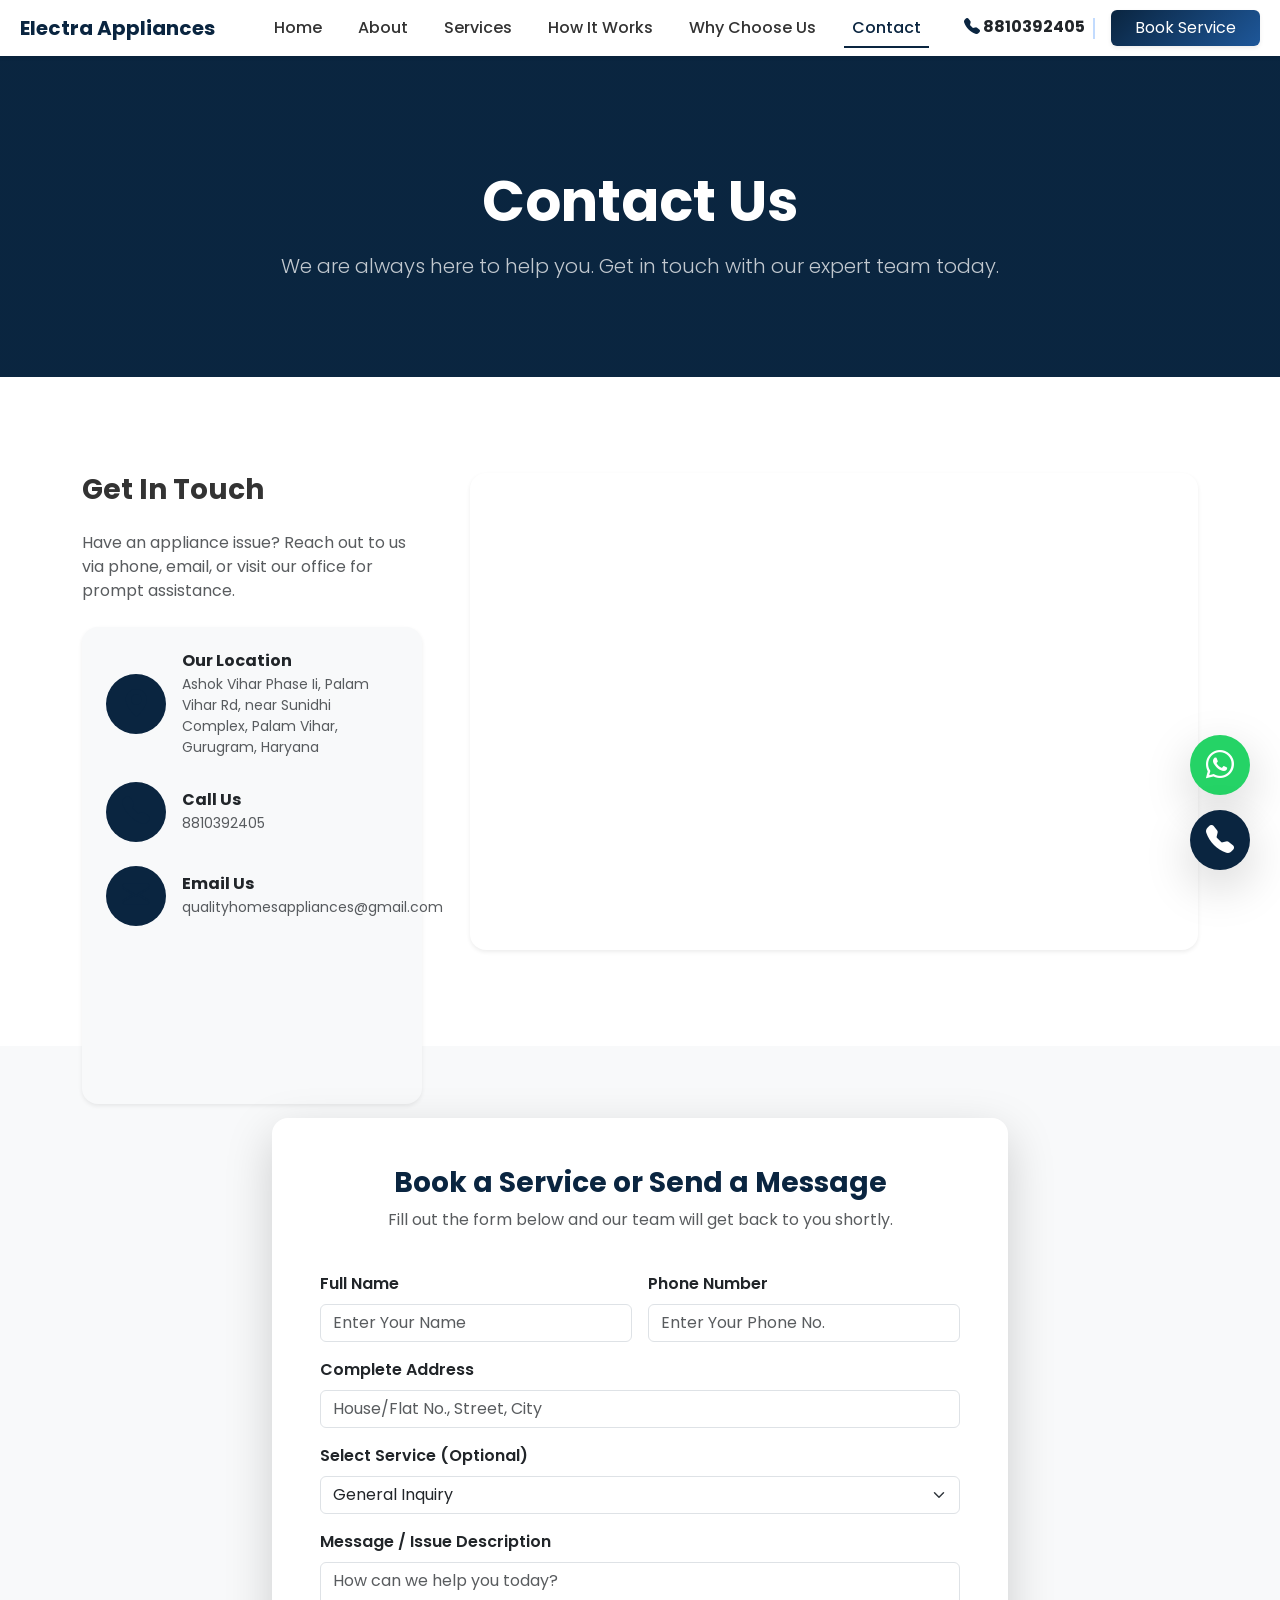
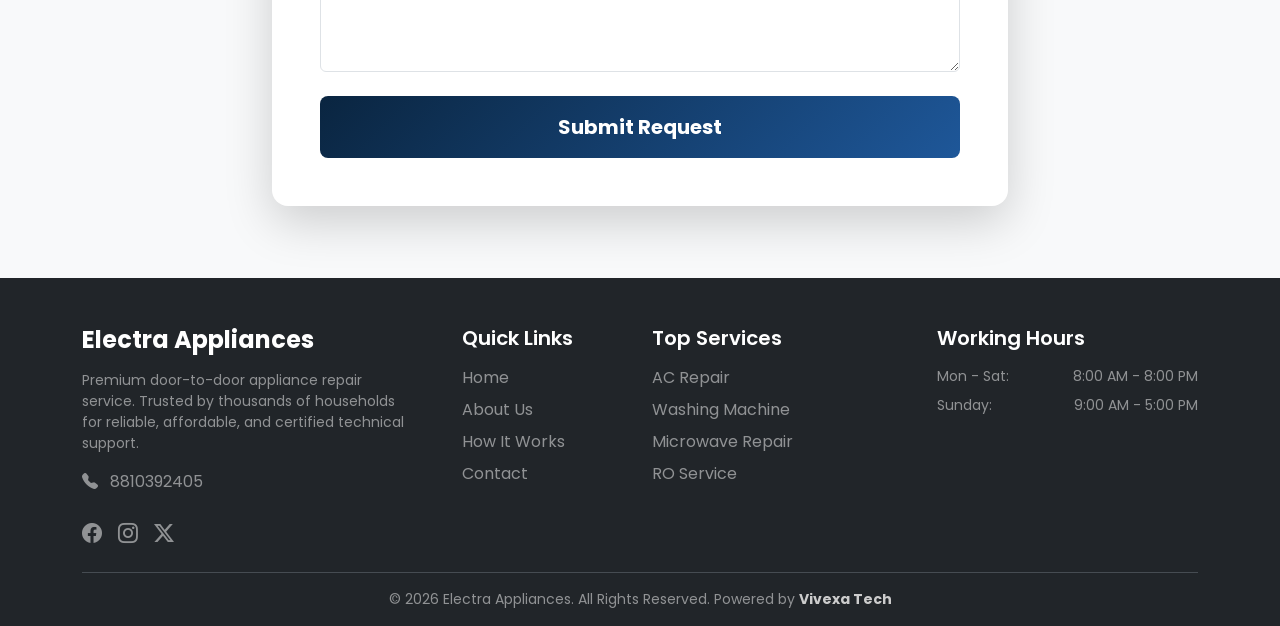
<file: contact.html>
<!DOCTYPE html>
<html lang="en">

<head>
    <meta charset="UTF-8">
    <meta name="viewport" content="width=device-width, initial-scale=1.0">
    <meta name="description"
        content="Contact Electra Appliances for expert home appliance repair in Gurugram. Call us, email us, or book a service online today.">
    <title>Contact Us | Electra Appliances</title>

    <link rel="icon" type="image/png" href="https://via.placeholder.com/32x32.png?text=VT">

    <link href="https://fonts.googleapis.com/css2?family=Poppins:wght@300;400;500;600;700&display=swap" rel="stylesheet">
    <link href="https://cdn.jsdelivr.net/npm/bootstrap@5.3.2/dist/css/bootstrap.min.css" rel="stylesheet">
    <link rel="stylesheet" href="https://cdn.jsdelivr.net/npm/bootstrap-icons@1.11.3/font/bootstrap-icons.min.css">
    <link href="https://unpkg.com/aos@2.3.1/dist/aos.css" rel="stylesheet">
    <link rel="stylesheet" href="style.css">
</head>

<body>

    <nav class="navbar navbar-expand-lg fixed-top bg-white shadow-sm" id="mainNav">
        <div class="container-fluid">
            <a class="navbar-brand fw-bold text-primary" href="https://www.electraappliances.in/">Electra Appliances</a>
            <button class="navbar-toggler" type="button" data-bs-toggle="collapse" data-bs-target="#navbarNav">
                <span class="navbar-toggler-icon"></span>
            </button>
            <div class="collapse navbar-collapse" id="navbarNav">
                <ul class="navbar-nav mx-auto">
                    <li class="nav-item"><a class="nav-link" href="https://www.electraappliances.in/">Home</a></li>
                    <li class="nav-item"><a class="nav-link" href="about">About</a></li>
                    <li class="nav-item"><a class="nav-link" href="services">Services</a></li>
                    <li class="nav-item"><a class="nav-link" href="https://www.electraappliances.in/#how-it-works">How It Works</a></li>
                    <li class="nav-item"><a class="nav-link" href="https://www.electraappliances.in/#why-us">Why Choose Us</a></li>
                    <li class="nav-item"><a class="nav-link active" href="contact">Contact</a></li>
                </ul>
                <div class="d-flex align-items-center gap-3">
                    <div
                        class="d-none d-lg-flex flex-column align-items-end pe-2 border-end border-2 border-primary border-opacity-25">
                        <a href="tel:+918810392405" class="fw-bold text-dark text-decoration-none lh-1 mb-1 fs-6">
                            <i class="bi bi-telephone-fill text-primary"></i> 8810392405
                        </a>
                    </div>
                    <a href="#booking" class="btn btn-gradient text-white shadow-sm px-4">Book Service</a>
                </div>
            </div>
        </div>
    </nav>

    <section class="bg-primary pt-5 pb-5 mt-5 position-relative" style="background: linear-gradient(rgba(10, 37, 64, 0.9), rgba(10, 37, 64, 0.9)), url('https://images.unsplash.com/photo-1581092921461-7031e4bf0e11?auto=format&fit=crop&w=1920&q=80') center/cover;">
        <div class="container py-5 text-center text-white mt-4" data-aos="fade-up">
            <h1 class="display-4 fw-bold mb-3">Contact Us</h1>
            <p class="lead opacity-75 mb-0">We are always here to help you. Get in touch with our expert team today.</p>
        </div>
    </section>

    <section class="py-5 bg-white">
        <div class="container py-5">
            <div class="row g-5">
                <div class="col-lg-4" data-aos="fade-right">
                    <h3 class="fw-bold mb-4">Get In Touch</h3>
                    <p class="text-muted mb-4">Have an appliance issue? Reach out to us via phone, email, or visit our office for prompt assistance.</p>
                    
                    <div class="card border-0 shadow-sm rounded-4 h-100 p-4 bg-accent">
                        <div class="d-flex align-items-center mb-4">
                            <div class="bg-primary bg-opacity-10 rounded-circle me-3 d-flex align-items-center justify-content-center flex-shrink-0" style="width: 60px; height: 60px;">
                                <i class="bi bi-geo-alt-fill text-primary fs-3"></i>
                            </div>
                            <div>
                                <h6 class="fw-bold mb-1">Our Location</h6>
                                <p class="text-muted small mb-0">Ashok Vihar Phase Ii, Palam Vihar Rd, near Sunidhi Complex, Palam Vihar, Gurugram, Haryana</p>
                            </div>
                        </div>

                        <div class="d-flex align-items-center mb-4">
                            <div class="bg-primary bg-opacity-10 rounded-circle me-3 d-flex align-items-center justify-content-center flex-shrink-0" style="width: 60px; height: 60px;">
                                <i class="bi bi-telephone-fill text-primary fs-3"></i>
                            </div>
                            <div>
                                <h6 class="fw-bold mb-1">Call Us</h6>
                                <p class="text-muted small mb-0"><a href="tel:+918810392405" class="text-decoration-none text-muted">8810392405</a></p>
                            </div>
                        </div>

                        <div class="d-flex align-items-center">
                            <div class="bg-primary bg-opacity-10 rounded-circle me-3 d-flex align-items-center justify-content-center flex-shrink-0" style="width: 60px; height: 60px;">
                                <i class="bi bi-envelope-fill text-primary fs-3"></i>
                            </div>
                            <div>
                                <h6 class="fw-bold mb-1">Email Us</h6>
                                <p class="text-muted small mb-0"><a href="mailto:qualityhomesappliances@gmail.com" class="text-decoration-none text-muted">qualityhomesappliances@gmail.com</a></p>
                            </div>
                        </div>
                    </div>
                </div>

                <div class="col-lg-8" data-aos="fade-left">
                    <div class="card border-0 shadow-sm rounded-4 overflow-hidden h-100">
                        <iframe
                            src="https://maps.google.com/maps?q=Ashok%20Vihar%20Phase%20Ii,%20Palam%20Vihar%20Rd,%20near%20Sunidhi%20Complex,%20Palam%20Vihar,%20Gurugram,%20Haryana&t=&z=13&ie=UTF8&iwloc=&output=embed"
                            width="100%" height="100%" style="border:0; min-height: 400px;" allowfullscreen=""
                            loading="lazy" referrerpolicy="no-referrer-when-downgrade"></iframe>
                    </div>
                </div>
            </div>
        </div>
    </section>

    <section id="booking-section" class="py-5 bg-accent">
        <div class="container py-4">
            <div class="row justify-content-center">
                <div class="col-lg-8">
                    <div class="card border-0 shadow-lg rounded-4 p-4 p-md-5" data-aos="zoom-in">
                        <div class="text-center mb-4">
                            <h3 class="fw-bold text-primary">Book a Service or Send a Message</h3>
                            <p class="text-muted">Fill out the form below and our team will get back to you shortly.</p>
                        </div>

                        <form id="bookingForm" novalidate>
                            <div class="row g-3">
                                <div class="col-md-6">
                                    <label for="fullName" class="form-label fw-semibold">Full Name</label>
                                    <input type="text" class="form-control" id="fullName" placeholder="Enter Your Name" required>
                                    <div class="invalid-feedback">Please enter your full name.</div>
                                </div>
                                <div class="col-md-6">
                                    <label for="phone" class="form-label fw-semibold">Phone Number</label>
                                    <input type="tel" class="form-control" id="phone" placeholder="Enter Your Phone No." required>
                                    <div class="invalid-feedback">Please enter a valid phone number.</div>
                                </div>
                                <div class="col-12">
                                    <label for="address" class="form-label fw-semibold">Complete Address</label>
                                    <input type="text" class="form-control" id="address" placeholder="House/Flat No., Street, City" required>
                                    <div class="invalid-feedback">Please enter your address.</div>
                                </div>
                                <div class="col-12">
                                    <label for="serviceType" class="form-label fw-semibold">Select Service (Optional)</label>
                                    <select class="form-select" id="serviceType">
                                        <option value="" selected>General Inquiry</option>
                                        <option value="AC Repair">Air Conditioner Repair</option>
                                        <option value="Washing Machine">Washing Machine Repair</option>
                                        <option value="Microwave">Microwave Repair</option>
                                        <option value="Geyser">Geyser Service</option>
                                        <option value="Chimney">Chimney Service</option>
                                        <option value="Fridge">Fridge Service</option>
                                        <option value="RO Service">Water Purifier (RO) Service</option>
                                    </select>
                                </div>
                                <div class="col-12">
                                    <label for="message" class="form-label fw-semibold">Message / Issue Description</label>
                                    <textarea class="form-control" id="message" rows="4" placeholder="How can we help you today?" required></textarea>
                                    <div class="invalid-feedback">Please provide a brief description.</div>
                                </div>
                                <div class="col-12 mt-4">
                                    <button type="submit" class="btn btn-gradient text-white w-100 py-3 fw-bold fs-5 rounded-3">Submit Request</button>
                                </div>
                            </div>
                        </form>
                    </div>
                </div>
            </div>
        </div>
    </section>

    <footer class="bg-dark text-white pt-5 pb-3">
        <div class="container">
            <div class="row g-4 mb-4">
                <div class="col-lg-4 col-md-6">
                    <h4 class="fw-bold text-white mb-3">Electra Appliances</h4>
                    <p class="text-white-50 small pe-lg-4">Premium door-to-door appliance repair service. Trusted by
                        thousands of households for reliable, affordable, and certified technical support.</p>

                    <div class="mt-3 text-white-50">
                        <p class="mb-1"><i class="bi bi-telephone-fill text-white-50 me-2"></i> <a
                                href="tel:+918810392405" class="text-white-50 text-decoration-none">8810392405</a></p>
                        </div>

                    <div class="d-flex gap-3 mt-4">
                        <a href="#" class="text-white-50 hover-white fs-5 transition"><i class="bi bi-facebook"></i></a>
                        <a href="#" class="text-white-50 hover-white fs-5 transition"><i
                                class="bi bi-instagram"></i></a>
                        <a href="#" class="text-white-50 hover-white fs-5 transition"><i
                                class="bi bi-twitter-x"></i></a>
                    </div>
                </div>
                <div class="col-lg-2 col-md-6">
                    <h5 class="fw-semibold mb-3">Quick Links</h5>
                    <ul class="list-unstyled footer-links">
                        <li><a href="https://www.electraappliances.in/">Home</a></li>
                        <li><a href="about">About Us</a></li>
                        <li><a href="https://www.electraappliances.in/#how-it-works">How It Works</a></li>
                        <li><a href="contact">Contact</a></li>
                    </ul>
                </div>
                <div class="col-lg-3 col-md-6">
                    <h5 class="fw-semibold mb-3">Top Services</h5>
                    <ul class="list-unstyled footer-links">
                        <li><a href="services">AC Repair</a></li>
                        <li><a href="services">Washing Machine</a></li>
                        <li><a href="services">Microwave Repair</a></li>
                        <li><a href="services">RO Service</a></li>
                    </ul>
                </div>
                <div class="col-lg-3 col-md-6">
                    <h5 class="fw-semibold mb-3">Working Hours</h5>
                    <ul class="list-unstyled text-white-50 small">
                        <li class="mb-2 d-flex justify-content-between"><span>Mon - Sat:</span> <span>8:00 AM - 8:00
                                PM</span></li>
                        <li class="mb-2 d-flex justify-content-between"><span>Sunday:</span> <span>9:00 AM - 5:00
                                PM</span></li>
                    </ul>
                </div>
            </div>
            <hr class="border-secondary opacity-50">
            <div class="text-center text-white-50 small mt-3">
                © <span id="currentYear"></span> Electra Appliances. All Rights Reserved. Powered by <a style="text-decoration: none; color: #ccc;" href="https://www.vivexatech.in/"> <strong>Vivexa Tech</strong>
            </div>
        </div>
    </footer>

    <div class="floating-contact">
        <a href="https://wa.me/918810392405?text=Hi,%20I%20need%20appliance%20repair%20service." target="_blank"
            class="float-btn whatsapp-btn shadow-lg" title="Chat on WhatsApp">
            <i class="bi bi-whatsapp"></i>
        </a>
        <a href="tel:+918810392405" class="float-btn call-btn shadow-lg" title="Call Us Now">
            <i class="bi bi-telephone-fill"></i>
        </a>
    </div>

    <script src="https://cdn.jsdelivr.net/npm/bootstrap@5.3.2/dist/js/bootstrap.bundle.min.js"></script>
    <script src="https://unpkg.com/aos@2.3.1/dist/aos.js"></script>
    <script src="script.js"></script>
</body>

</html>
</file>
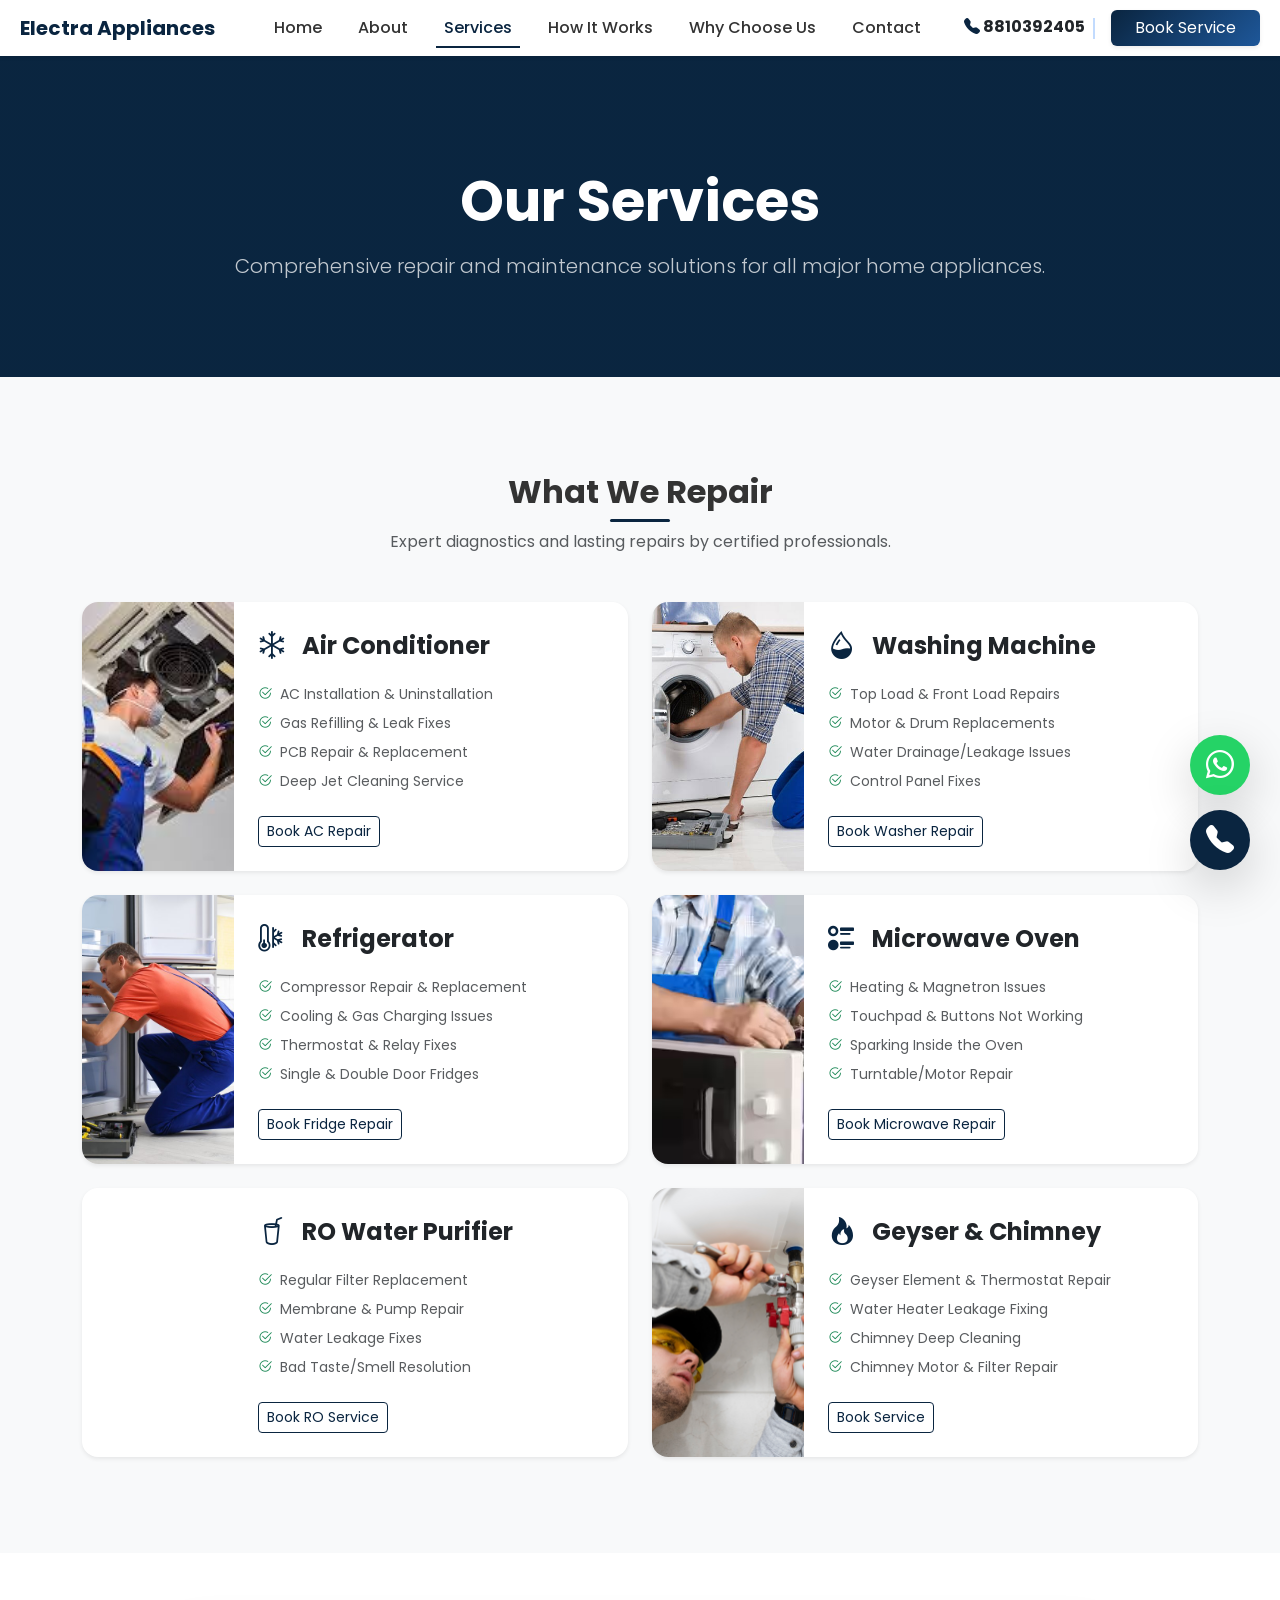
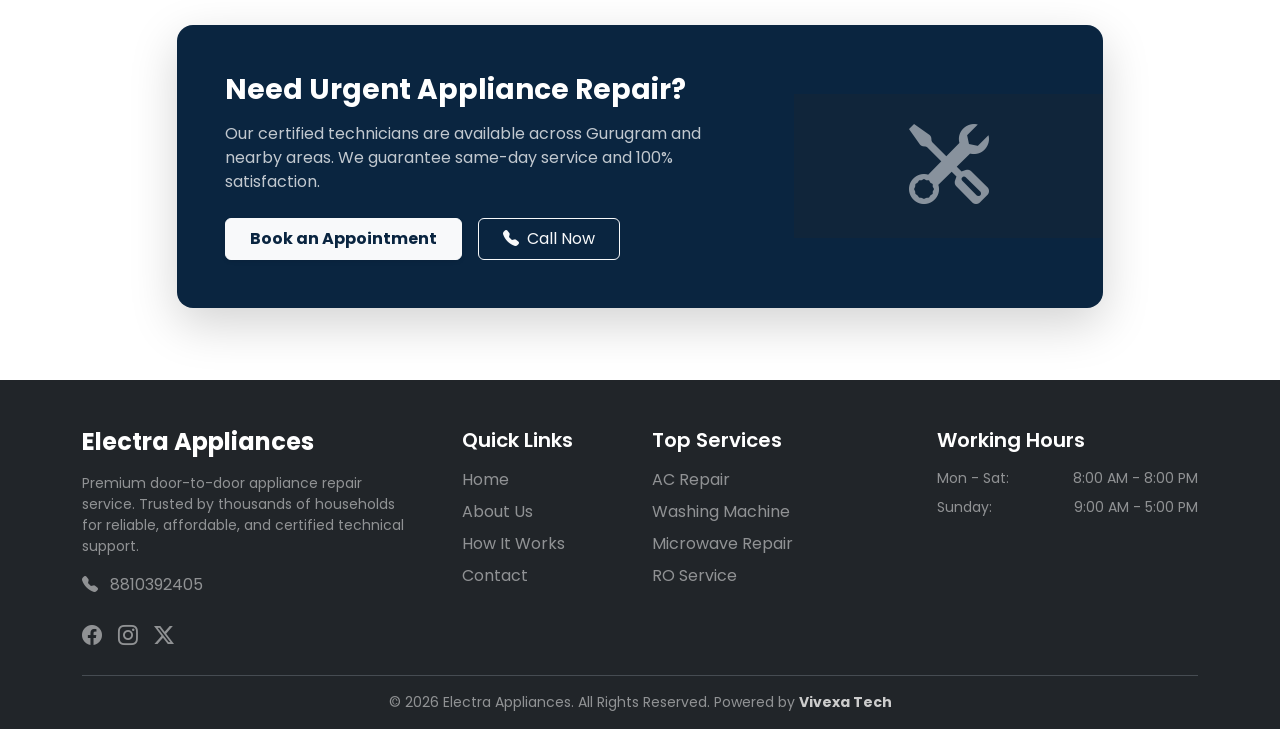
<file: services.html>
<!DOCTYPE html>
<html lang="en">

<head>
    <meta charset="UTF-8">
    <meta name="viewport" content="width=device-width, initial-scale=1.0">
    <meta name="description"
        content="Explore the full range of home appliance repair services offered by Electra Appliances. From ACs to Refrigerators, we fix it all.">
    <title>Our Services | Electra Appliances</title>

    <link rel="icon" type="image/png" href="https://via.placeholder.com/32x32.png?text=VT">

    <link href="https://fonts.googleapis.com/css2?family=Poppins:wght@300;400;500;600;700&display=swap" rel="stylesheet">
    <link href="https://cdn.jsdelivr.net/npm/bootstrap@5.3.2/dist/css/bootstrap.min.css" rel="stylesheet">
    <link rel="stylesheet" href="https://cdn.jsdelivr.net/npm/bootstrap-icons@1.11.3/font/bootstrap-icons.min.css">
    <link href="https://unpkg.com/aos@2.3.1/dist/aos.css" rel="stylesheet">
    <link rel="stylesheet" href="style.css">
</head>

<body>

    <nav class="navbar navbar-expand-lg fixed-top bg-white shadow-sm" id="mainNav">
        <div class="container-fluid">
            <a class="navbar-brand fw-bold text-primary" href="https://www.electraappliances.in/">Electra Appliances</a>
            <button class="navbar-toggler" type="button" data-bs-toggle="collapse" data-bs-target="#navbarNav">
                <span class="navbar-toggler-icon"></span>
            </button>
            <div class="collapse navbar-collapse" id="navbarNav">
                <ul class="navbar-nav mx-auto">
                    <li class="nav-item"><a class="nav-link" href="https://www.electraappliances.in/">Home</a></li>
                    <li class="nav-item"><a class="nav-link" href="about">About</a></li>
                    <li class="nav-item"><a class="nav-link active" href="services">Services</a></li>
                    <li class="nav-item"><a class="nav-link" href="https://www.electraappliances.in/#how-it-works">How It Works</a></li>
                    <li class="nav-item"><a class="nav-link" href="https://www.electraappliances.in/#why-us">Why Choose Us</a></li>
                    <li class="nav-item"><a class="nav-link" href="contact">Contact</a></li>
                </ul>
                <div class="d-flex align-items-center gap-3">
                    <div
                        class="d-none d-lg-flex flex-column align-items-end pe-2 border-end border-2 border-primary border-opacity-25">
                        <a href="tel:+918810392405" class="fw-bold text-dark text-decoration-none lh-1 mb-1 fs-6">
                            <i class="bi bi-telephone-fill text-primary"></i> 8810392405
                        </a>
                        
                    </div>
                    <a href="contact#booking-section" class="btn btn-gradient text-white shadow-sm px-4">Book Service</a>
                </div>
            </div>
        </div>
    </nav>

    <section class="bg-primary pt-5 pb-5 mt-5 position-relative" style="background: linear-gradient(rgba(10, 37, 64, 0.9), rgba(10, 37, 64, 0.9)), url('https://images.unsplash.com/photo-1581092921461-7031e4bf0e11?auto=format&fit=crop&w=1920&q=80') center/cover;">
        <div class="container py-5 text-center text-white mt-4" data-aos="fade-up">
            <h1 class="display-4 fw-bold mb-3">Our Services</h1>
            <p class="lead opacity-75 mb-0">Comprehensive repair and maintenance solutions for all major home appliances.</p>
        </div>
    </section>

    <section class="py-5 bg-accent">
        <div class="container py-5">
            <div class="text-center mb-5" data-aos="fade-up">
                <h2 class="fw-bold section-title">What We Repair</h2>
                <p class="text-muted">Expert diagnostics and lasting repairs by certified professionals.</p>
            </div>

            <div class="row g-4">
                <div class="col-lg-6" data-aos="fade-up" data-aos-delay="100">
                    <div class="card border-0 shadow-sm rounded-4 h-100 overflow-hidden d-flex flex-row">
                        <div class="w-40 d-none d-sm-block" style="background: url('assets/ac-repair.jpg') center/cover; min-height: 200px; width: 40%;"></div>
                        <div class="card-body p-4 w-100">
                            <div class="d-flex align-items-center mb-3">
                                <i class="bi bi-snow fs-3 text-primary me-3"></i>
                                <h4 class="fw-bold mb-0">Air Conditioner</h4>
                            </div>
                            <ul class="list-unstyled text-muted small mb-4">
                                <li class="mb-2"><i class="bi bi-check2-circle text-success me-2"></i>AC Installation & Uninstallation</li>
                                <li class="mb-2"><i class="bi bi-check2-circle text-success me-2"></i>Gas Refilling & Leak Fixes</li>
                                <li class="mb-2"><i class="bi bi-check2-circle text-success me-2"></i>PCB Repair & Replacement</li>
                                <li class="mb-2"><i class="bi bi-check2-circle text-success me-2"></i>Deep Jet Cleaning Service</li>
                            </ul>
                            <a href="contact#booking-section" class="btn btn-outline-primary btn-sm">Book AC Repair</a>
                        </div>
                    </div>
                </div>

                <div class="col-lg-6" data-aos="fade-up" data-aos-delay="200">
                    <div class="card border-0 shadow-sm rounded-4 h-100 overflow-hidden d-flex flex-row">
                        <div class="w-40 d-none d-sm-block" style="background: url('assets/washing-machine.jpg') center/cover; min-height: 200px; width: 40%;"></div>
                        <div class="card-body p-4 w-100">
                            <div class="d-flex align-items-center mb-3">
                                <i class="bi bi-droplet-half fs-3 text-primary me-3"></i>
                                <h4 class="fw-bold mb-0">Washing Machine</h4>
                            </div>
                            <ul class="list-unstyled text-muted small mb-4">
                                <li class="mb-2"><i class="bi bi-check2-circle text-success me-2"></i>Top Load & Front Load Repairs</li>
                                <li class="mb-2"><i class="bi bi-check2-circle text-success me-2"></i>Motor & Drum Replacements</li>
                                <li class="mb-2"><i class="bi bi-check2-circle text-success me-2"></i>Water Drainage/Leakage Issues</li>
                                <li class="mb-2"><i class="bi bi-check2-circle text-success me-2"></i>Control Panel Fixes</li>
                            </ul>
                            <a href="contact#booking-section" class="btn btn-outline-primary btn-sm">Book Washer Repair</a>
                        </div>
                    </div>
                </div>

                <div class="col-lg-6" data-aos="fade-up" data-aos-delay="300">
                    <div class="card border-0 shadow-sm rounded-4 h-100 overflow-hidden d-flex flex-row">
                        <div class="w-40 d-none d-sm-block" style="background: url('assets/refrigerator.jpg') center/cover; min-height: 200px; width: 40%;"></div>
                        <div class="card-body p-4 w-100">
                            <div class="d-flex align-items-center mb-3">
                                <i class="bi bi-thermometer-snow fs-3 text-primary me-3"></i>
                                <h4 class="fw-bold mb-0">Refrigerator</h4>
                            </div>
                            <ul class="list-unstyled text-muted small mb-4">
                                <li class="mb-2"><i class="bi bi-check2-circle text-success me-2"></i>Compressor Repair & Replacement</li>
                                <li class="mb-2"><i class="bi bi-check2-circle text-success me-2"></i>Cooling & Gas Charging Issues</li>
                                <li class="mb-2"><i class="bi bi-check2-circle text-success me-2"></i>Thermostat & Relay Fixes</li>
                                <li class="mb-2"><i class="bi bi-check2-circle text-success me-2"></i>Single & Double Door Fridges</li>
                            </ul>
                            <a href="contact#booking-section" class="btn btn-outline-primary btn-sm">Book Fridge Repair</a>
                        </div>
                    </div>
                </div>

                <div class="col-lg-6" data-aos="fade-up" data-aos-delay="400">
                    <div class="card border-0 shadow-sm rounded-4 h-100 overflow-hidden d-flex flex-row">
                        <div class="w-40 d-none d-sm-block" style="background: url('assets/microwave.jpg') center/cover; min-height: 200px; width: 40%;"></div>
                        <div class="card-body p-4 w-100">
                            <div class="d-flex align-items-center mb-3">
                                <i class="bi bi-ui-radios fs-3 text-primary me-3"></i>
                                <h4 class="fw-bold mb-0">Microwave Oven</h4>
                            </div>
                            <ul class="list-unstyled text-muted small mb-4">
                                <li class="mb-2"><i class="bi bi-check2-circle text-success me-2"></i>Heating & Magnetron Issues</li>
                                <li class="mb-2"><i class="bi bi-check2-circle text-success me-2"></i>Touchpad & Buttons Not Working</li>
                                <li class="mb-2"><i class="bi bi-check2-circle text-success me-2"></i>Sparking Inside the Oven</li>
                                <li class="mb-2"><i class="bi bi-check2-circle text-success me-2"></i>Turntable/Motor Repair</li>
                            </ul>
                            <a href="contact#booking-section" class="btn btn-outline-primary btn-sm">Book Microwave Repair</a>
                        </div>
                    </div>
                </div>

                <div class="col-lg-6" data-aos="fade-up" data-aos-delay="500">
                    <div class="card border-0 shadow-sm rounded-4 h-100 overflow-hidden d-flex flex-row">
                        <div class="w-40 d-none d-sm-block" style="background: url('https://images.unsplash.com/photo-1584447128309-b66b7a4d1b63?auto=format&fit=crop&w=400&q=80') center/cover; min-height: 200px; width: 40%;"></div>
                        <div class="card-body p-4 w-100">
                            <div class="d-flex align-items-center mb-3">
                                <i class="bi bi-cup-straw fs-3 text-primary me-3"></i>
                                <h4 class="fw-bold mb-0">RO Water Purifier</h4>
                            </div>
                            <ul class="list-unstyled text-muted small mb-4">
                                <li class="mb-2"><i class="bi bi-check2-circle text-success me-2"></i>Regular Filter Replacement</li>
                                <li class="mb-2"><i class="bi bi-check2-circle text-success me-2"></i>Membrane & Pump Repair</li>
                                <li class="mb-2"><i class="bi bi-check2-circle text-success me-2"></i>Water Leakage Fixes</li>
                                <li class="mb-2"><i class="bi bi-check2-circle text-success me-2"></i>Bad Taste/Smell Resolution</li>
                            </ul>
                            <a href="contact#booking-section" class="btn btn-outline-primary btn-sm">Book RO Service</a>
                        </div>
                    </div>
                </div>

                <div class="col-lg-6" data-aos="fade-up" data-aos-delay="600">
                    <div class="card border-0 shadow-sm rounded-4 h-100 overflow-hidden d-flex flex-row">
                        <div class="w-40 d-none d-sm-block" style="background: url('assets/geyser.jpg') center/cover; min-height: 200px; width: 40%;"></div>
                        <div class="card-body p-4 w-100">
                            <div class="d-flex align-items-center mb-3">
                                <i class="bi bi-fire fs-3 text-primary me-3"></i>
                                <h4 class="fw-bold mb-0">Geyser & Chimney</h4>
                            </div>
                            <ul class="list-unstyled text-muted small mb-4">
                                <li class="mb-2"><i class="bi bi-check2-circle text-success me-2"></i>Geyser Element & Thermostat Repair</li>
                                <li class="mb-2"><i class="bi bi-check2-circle text-success me-2"></i>Water Heater Leakage Fixing</li>
                                <li class="mb-2"><i class="bi bi-check2-circle text-success me-2"></i>Chimney Deep Cleaning</li>
                                <li class="mb-2"><i class="bi bi-check2-circle text-success me-2"></i>Chimney Motor & Filter Repair</li>
                            </ul>
                            <a href="contact#booking-section" class="btn btn-outline-primary btn-sm">Book Service</a>
                        </div>
                    </div>
                </div>

            </div>
        </div>
    </section>

    <section class="py-5 bg-white">
        <div class="container py-4">
            <div class="row justify-content-center">
                <div class="col-lg-10">
                    <div class="card bg-primary text-white border-0 rounded-4 shadow-lg overflow-hidden" data-aos="zoom-in">
                        <div class="row g-0 align-items-center">
                            <div class="col-md-8 p-4 p-md-5">
                                <h3 class="fw-bold mb-3">Need Urgent Appliance Repair?</h3>
                                <p class="opacity-75 mb-4">Our certified technicians are available across Gurugram and nearby areas. We guarantee same-day service and 100% satisfaction.</p>
                                <div class="d-flex flex-wrap gap-3">
                                    <a href="contact#booking-section" class="btn btn-light text-primary fw-bold px-4 py-2 shadow-sm">Book an Appointment</a>
                                    <a href="tel:+918810392405" class="btn btn-outline-light px-4 py-2"><i class="bi bi-telephone-fill me-2"></i>Call Now</a>
                                </div>
                            </div>
                            <div class="col-md-4 d-none d-md-block text-center bg-dark bg-opacity-25 h-100 d-flex flex-column justify-content-center p-4">
                                <i class="bi bi-tools display-1 opacity-50"></i>
                            </div>
                        </div>
                    </div>
                </div>
            </div>
        </div>
    </section>

    <footer class="bg-dark text-white pt-5 pb-3">
        <div class="container">
            <div class="row g-4 mb-4">
                <div class="col-lg-4 col-md-6">
                    <h4 class="fw-bold text-white mb-3">Electra Appliances</h4>
                    <p class="text-white-50 small pe-lg-4">Premium door-to-door appliance repair service. Trusted by
                        thousands of households for reliable, affordable, and certified technical support.</p>

                    <div class="mt-3 text-white-50">
                        <p class="mb-1"><i class="bi bi-telephone-fill text-white-50 me-2"></i> <a
                                href="tel:+918810392405" class="text-white-50 text-decoration-none">8810392405</a></p>
                         </div>

                    <div class="d-flex gap-3 mt-4">
                        <a href="#" class="text-white-50 hover-white fs-5 transition"><i class="bi bi-facebook"></i></a>
                        <a href="#" class="text-white-50 hover-white fs-5 transition"><i
                                class="bi bi-instagram"></i></a>
                        <a href="#" class="text-white-50 hover-white fs-5 transition"><i
                                class="bi bi-twitter-x"></i></a>
                    </div>
                </div>
                <div class="col-lg-2 col-md-6">
                    <h5 class="fw-semibold mb-3">Quick Links</h5>
                    <ul class="list-unstyled footer-links">
                        <li><a href="https://www.electraappliances.in/">Home</a></li>
                        <li><a href="about">About Us</a></li>
                        <li><a href="https://www.electraappliances.in/#how-it-works">How It Works</a></li>
                        <li><a href="contact">Contact</a></li>
                    </ul>
                </div>
                <div class="col-lg-3 col-md-6">
                    <h5 class="fw-semibold mb-3">Top Services</h5>
                    <ul class="list-unstyled footer-links">
                        <li><a href="services">AC Repair</a></li>
                        <li><a href="services">Washing Machine</a></li>
                        <li><a href="services">Microwave Repair</a></li>
                        <li><a href="services">RO Service</a></li>
                    </ul>
                </div>
                <div class="col-lg-3 col-md-6">
                    <h5 class="fw-semibold mb-3">Working Hours</h5>
                    <ul class="list-unstyled text-white-50 small">
                        <li class="mb-2 d-flex justify-content-between"><span>Mon - Sat:</span> <span>8:00 AM - 8:00
                                PM</span></li>
                        <li class="mb-2 d-flex justify-content-between"><span>Sunday:</span> <span>9:00 AM - 5:00
                                PM</span></li>
                    </ul>
                </div>
            </div>
            <hr class="border-secondary opacity-50">
            <div class="text-center text-white-50 small mt-3">
                © <span id="currentYear"></span> Electra Appliances. All Rights Reserved. Powered by <a style="text-decoration: none; color: #ccc;" href="https://www.vivexatech.in/"> <strong>Vivexa Tech</strong>
            </div>
        </div>
    </footer>

    <div class="floating-contact">
        <a href="https://wa.me/918810392405?text=Hi,%20I%20need%20appliance%20repair%20service." target="_blank"
            class="float-btn whatsapp-btn shadow-lg" title="Chat on WhatsApp">
            <i class="bi bi-whatsapp"></i>
        </a>
        <a href="tel:+918810392405" class="float-btn call-btn shadow-lg" title="Call Us Now">
            <i class="bi bi-telephone-fill"></i>
        </a>
    </div>

    <script src="https://cdn.jsdelivr.net/npm/bootstrap@5.3.2/dist/js/bootstrap.bundle.min.js"></script>
    <script src="https://unpkg.com/aos@2.3.1/dist/aos.js"></script>
    <script src="script.js"></script>
</body>

</html>
</file>
<file: style.css>
/* ==========================================================================
   Vivexa Tech - Custom Stylesheet
   ========================================================================== */

/* --- CSS Variables --- */
:root {
    --primary-color: #0A2540;      /* Deep Blue */
    --secondary-color: #FFFFFF;    /* White */
    --accent-color: #F8F9FA;       /* Light Gray */
    --text-dark: #333333;
    --text-muted: #6c757d;
    --gradient-btn: linear-gradient(135deg, #0A2540 0%, #1e5799 100%);
    --gradient-hover: linear-gradient(135deg, #1e5799 0%, #0A2540 100%);
    --box-shadow: 0 10px 30px rgba(0, 0, 0, 0.08);
    --transition: all 0.3s ease;
}

*{
    padding: 0;
    margin: 0;
    box-sizing: border-box;
}

/* --- Base & Typography --- */
html, body {
    font-family: 'Poppins', sans-serif;
    color: var(--text-dark);
    background-color: var(--secondary-color);
    overflow-x: hidden; /* FIXED: Prevents horizontal scrolling from AOS animations */
    width: 100%;
}
::-webkit-scrollbar{
    display: none;
}

.bg-accent {
    background-color: var(--accent-color);
}

.text-primary {
    color: var(--primary-color) !important;
}

.bg-primary {
    background-color: var(--primary-color) !important;
}

.section-title {
    position: relative;
    display: inline-block;
    padding-bottom: 10px;
}

.section-title::after {
    content: '';
    position: absolute;
    bottom: 0;
    left: 50%;
    transform: translateX(-50%);
    width: 60px;
    height: 3px;
    background-color: var(--primary-color);
    border-radius: 2px;
}

/* --- Buttons --- */
.btn-gradient {
    background: var(--gradient-btn);
    border: none;
    transition: var(--transition);
}

.btn-gradient:hover {
    background: var(--gradient-hover);
    transform: translateY(-2px);
    box-shadow: 0 5px 15px rgba(10, 37, 64, 0.3);
}

.btn-outline-primary {
    color: var(--primary-color);
    border-color: var(--primary-color);
    transition: var(--transition);
}

.btn-outline-primary:hover {
    background-color: var(--primary-color);
    color: var(--secondary-color);
}

/* --- Navbar --- */
.navbar {
    transition: var(--transition);
}

.navbar.scrolled {
    box-shadow: 0 4px 20px rgba(0, 0, 0, 0.1) !important;
    padding-top: 10px !important;
    padding-bottom: 10px !important;
}

.navbar .container-fluid{
    padding-left: 20px;
    padding-right: 20px;
}

.navbar-nav .nav-link {
    color: var(--text-dark);
    font-weight: 500;
    margin: 0 10px;
    position: relative;
    transition: var(--transition);
}

.navbar-nav .nav-link:hover,
.navbar-nav .nav-link.active {
    color: var(--primary-color);
}

.navbar-nav .nav-link::after {
    content: '';
    position: absolute;
    width: 0;
    height: 2px;
    bottom: 0;
    left: 0;
    background-color: var(--primary-color);
    transition: width 0.3s ease;
}

.navbar-nav .nav-link:hover::after,
.navbar-nav .nav-link.active::after {
    width: 100%;
}

/* --- Hero Section --- */
.hero {
    min-height: 100vh;
    background: linear-gradient(rgba(10, 37, 64, 0.8), rgba(10, 37, 64, 0.8)), 
                url('https://vijayservices.in/wp-content/uploads/2023/01/home_appliances-1.jpg') center/cover no-repeat fixed;
    padding-top: 80px; 
}

.hero-content-box {
    background: rgba(10, 37, 64, 0.5); 
    backdrop-filter: blur(12px); 
    -webkit-backdrop-filter: blur(12px);
    transition: var(--transition);
}

.hero-content-box:hover {
    background: rgba(10, 37, 64, 0.65);
}

.text-shadow {
    text-shadow: 2px 2px 8px rgba(0,0,0,0.6);
}

/* --- Service Cards --- */
.service-card {
    transition: var(--transition);
    box-shadow: 0 5px 15px rgba(0,0,0,0.05);
}

.service-card:hover {
    transform: translateY(-10px);
    box-shadow: var(--box-shadow);
}

.img-wrapper {
    overflow: hidden;
    height: 200px; 
}

.img-wrapper img {
    width: 100%;
    height: 100%;
    object-fit: cover;
    transition: transform 0.5s ease;
}

.service-card:hover .img-wrapper img {
    transform: scale(1.1);
}

/* --- How It Works --- */
.step-icon {
    width: 80px;
    height: 80px;
    border-radius: 50%;
    background-color: var(--secondary-color);
    display: flex;
    align-items: center;
    justify-content: center;
    transition: var(--transition);
}

.step-icon:hover {
    transform: scale(1.1);
    background-color: var(--primary-color);
}

.step-icon:hover i {
    color: var(--secondary-color) !important;
}

/* --- Why Choose Us Cards --- */
.feature-card {
    transition: var(--transition);
}

.feature-card:hover {
    transform: translateY(-5px);
    box-shadow: var(--box-shadow) !important;
}

/* --- Booking Form --- */
.form-control:focus, .form-select:focus {
    border-color: var(--primary-color);
    box-shadow: 0 0 0 0.25rem rgba(10, 37, 64, 0.25);
}

/* --- Footer --- */
.footer-links a {
    color: rgba(255,255,255,0.5);
    text-decoration: none;
    transition: var(--transition);
    display: block;
    margin-bottom: 8px;
}

.footer-links a:hover {
    color: var(--secondary-color);
    padding-left: 5px;
}

.hover-white:hover {
    color: var(--secondary-color) !important;
}

/* --- Floating Contact Buttons --- */
.floating-contact {
    position: fixed;
    bottom: 30px;
    right: 30px;
    display: flex;
    flex-direction: column;
    gap: 15px;
    z-index: 9999;
}

.float-btn {
    width: 60px;
    height: 60px;
    border-radius: 50%;
    display: flex;
    align-items: center;
    justify-content: center;
    font-size: 28px;
    color: white !important;
    text-decoration: none;
    transition: all 0.3s cubic-bezier(0.175, 0.885, 0.32, 1.275);
    box-shadow: 0 4px 15px rgba(0,0,0,0.3);
}

.whatsapp-btn {
    background-color: #25D366;
}

.whatsapp-btn:hover {
    background-color: #128C7E;
    transform: scale(1.15) translateY(-5px);
}

.call-btn {
    background-color: var(--primary-color);
    animation: pulse-ring 2s infinite;
}

.call-btn:hover {
    background-color: #0d365e;
    transform: scale(1.15) translateY(-5px);
    animation: none;
}

@keyframes pulse-ring {
    0% { box-shadow: 0 0 0 0 rgba(10, 37, 64, 0.7); }
    70% { box-shadow: 0 0 0 15px rgba(10, 37, 64, 0); }
    100% { box-shadow: 0 0 0 0 rgba(10, 37, 64, 0); }
}

/* --- Media Queries --- */
@media (max-width: 991px) {
    .navbar-collapse {
        background: var(--secondary-color);
        padding: 20px;
        border-radius: 10px;
        box-shadow: var(--box-shadow);
        margin-top: 15px;
    }
    .hero {
        min-height: 80vh;
        background-attachment: scroll; 
    }
}

@media (max-width: 768px) {
    .floating-contact {
        bottom: 20px;
        right: 20px;
        gap: 10px;
    }
    
    .float-btn {
        width: 50px;
        height: 50px;
        font-size: 24px;
    }
    
    .hero {
        padding-top: 100px; /* FIXED: Better spacing for mobile header */
    }

    h1.display-4 {
        font-size: 2.2rem; /* FIXED: Adjusts heading size for smaller screens */
    }
    
    .hero-content-box {
        padding: 1.5rem !important;
    }
}
</file>
